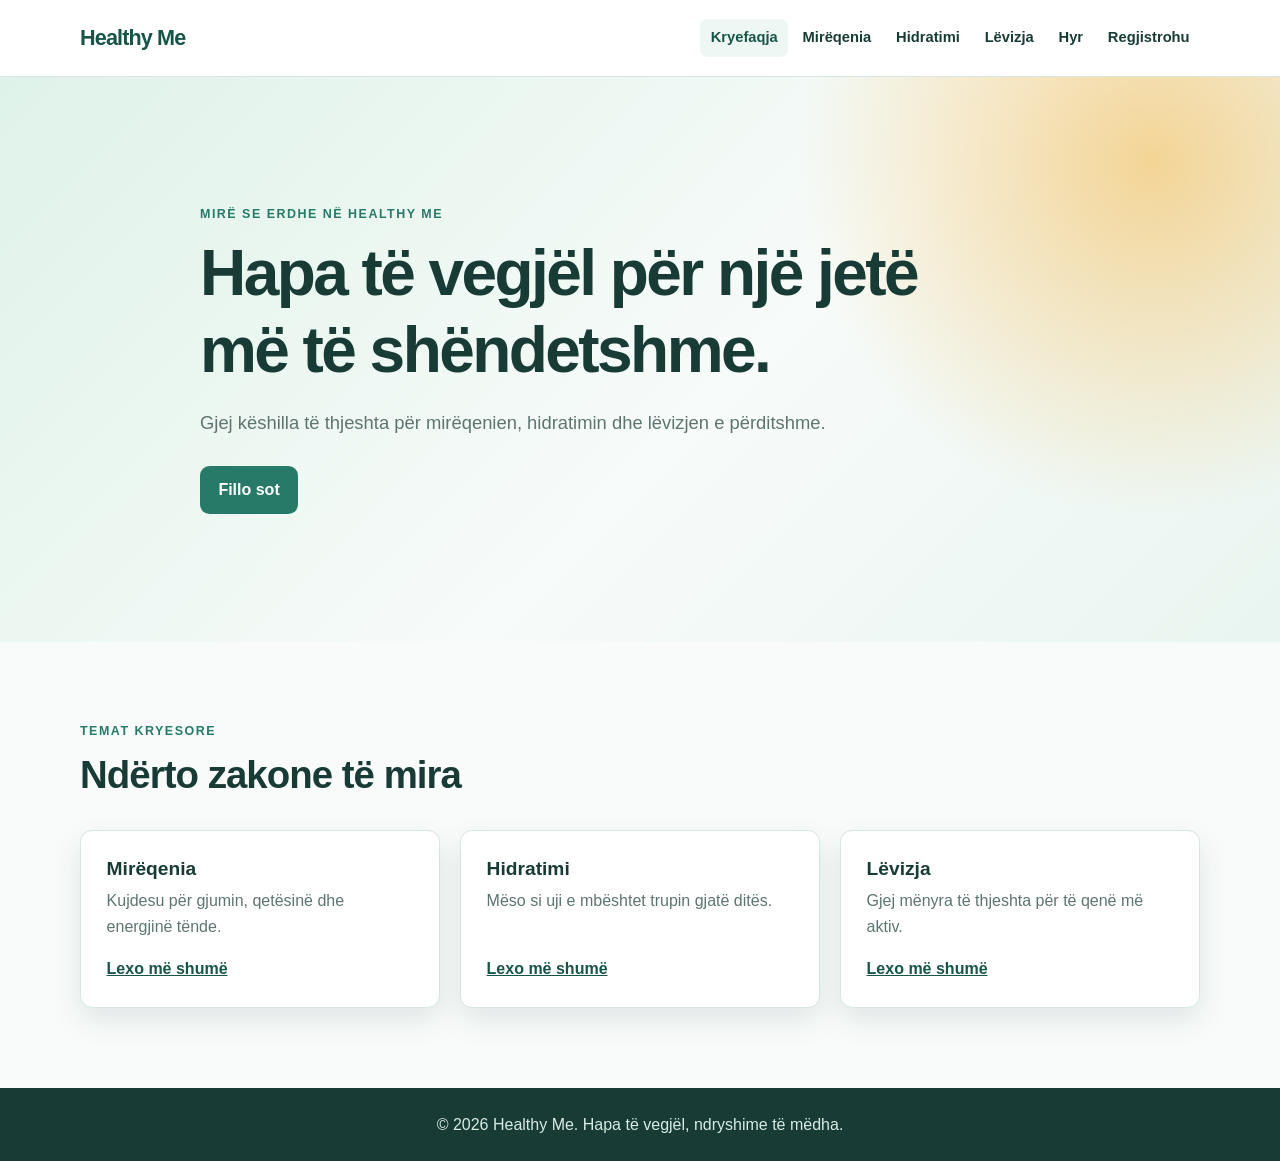
<file: index.html>
<!DOCTYPE html>
<html lang="sq">
  <head>
    <meta charset="UTF-8" />
    <meta name="viewport" content="width=device-width, initial-scale=1.0" />
    <meta
      name="description"
      content="Healthy Me - këshilla të thjeshta për një jetë më të shëndetshme."
    />
    <title>Healthy Me | Faqja Kryesore</title>
    <link rel="stylesheet" href="assets/css/base.css" />
    <link rel="stylesheet" href="assets/css/layout.css" />
    <link rel="stylesheet" href="assets/css/components.css" />
    <link rel="stylesheet" href="assets/css/home.css" />
  </head>
  <body>
    <header class="site-header">
      <nav class="site-navigation" aria-label="Navigimi kryesor">
        <a class="brand" href="index.html" aria-label="Healthy Me, faqja kryesore">
          Healthy Me
        </a>
        <button class="menu-toggle" type="button" aria-expanded="false" aria-controls="main-menu">
          Menu
        </button>
        <ul class="navigation-list" id="main-menu">
          <li><a class="active" href="index.html" aria-current="page">Kryefaqja</a></li>
          <li><a href="pages/wellbeing.html">Mirëqenia</a></li>
          <li><a href="pages/hydration.html">Hidratimi</a></li>
          <li><a href="pages/movement.html">Lëvizja</a></li>
          <li><a href="pages/login.html">Hyr</a></li>
          <li><a href="pages/register.html">Regjistrohu</a></li>
        </ul>
      </nav>
    </header>

    <main>
      <section class="hero" aria-labelledby="hero-title">
        <div class="hero-content">
          <p class="eyebrow">Mirë se erdhe në Healthy Me</p>
          <h1 id="hero-title">Hapa të vegjël për një jetë më të shëndetshme.</h1>
          <p>
            Gjej këshilla të thjeshta për mirëqenien, hidratimin dhe lëvizjen e përditshme.
          </p>
          <a class="button" href="pages/register.html">Fillo sot</a>
        </div>
      </section>

      <section class="featured-topics" aria-labelledby="topics-title">
        <div class="section-heading">
          <p class="eyebrow">Temat kryesore</p>
          <h2 id="topics-title">Ndërto zakone të mira</h2>
        </div>
        <div class="topic-list">
          <article class="topic-card">
            <h3>Mirëqenia</h3>
            <p>Kujdesu për gjumin, qetësinë dhe energjinë tënde.</p>
            <a href="pages/wellbeing.html">Lexo më shumë</a>
          </article>
          <article class="topic-card">
            <h3>Hidratimi</h3>
            <p>Mëso si uji e mbështet trupin gjatë ditës.</p>
            <a href="pages/hydration.html">Lexo më shumë</a>
          </article>
          <article class="topic-card">
            <h3>Lëvizja</h3>
            <p>Gjej mënyra të thjeshta për të qenë më aktiv.</p>
            <a href="pages/movement.html">Lexo më shumë</a>
          </article>
        </div>
      </section>
    </main>

    <footer class="site-footer">
      <p>&copy; 2026 Healthy Me. Hapa të vegjël, ndryshime të mëdha.</p>
    </footer>

    <script src="assets/js/navigation.js"></script>
  </body>
</html>
</file>
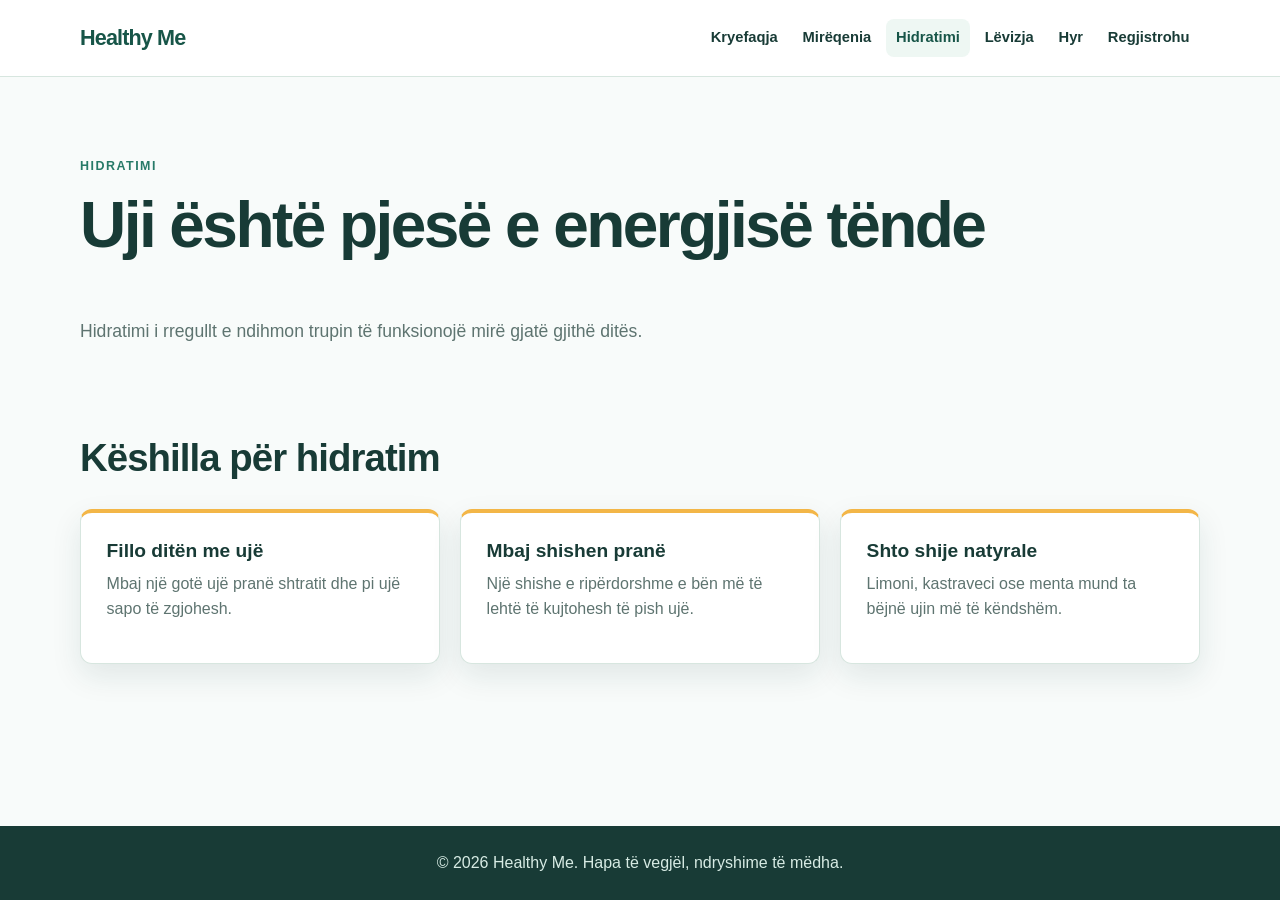
<file: pages/hydration.html>
<!DOCTYPE html>
<html lang="sq">
  <head>
    <meta charset="UTF-8" />
    <meta name="viewport" content="width=device-width, initial-scale=1.0" />
    <meta name="description" content="Këshilla për hidratimin e përditshëm nga Healthy Me." />
    <title>Healthy Me | Hidratimi</title>
    <link rel="stylesheet" href="../assets/css/base.css" />
    <link rel="stylesheet" href="../assets/css/layout.css" />
    <link rel="stylesheet" href="../assets/css/components.css" />
    <link rel="stylesheet" href="../assets/css/content.css" />
  </head>
  <body>
    <header class="site-header">
      <nav class="site-navigation" aria-label="Navigimi kryesor">
        <a class="brand" href="../index.html" aria-label="Healthy Me, faqja kryesore">Healthy Me</a>
        <button class="menu-toggle" type="button" aria-expanded="false" aria-controls="main-menu">Menu</button>
        <ul class="navigation-list" id="main-menu">
          <li><a href="../index.html">Kryefaqja</a></li>
          <li><a href="wellbeing.html">Mirëqenia</a></li>
          <li><a class="active" href="hydration.html" aria-current="page">Hidratimi</a></li>
          <li><a href="movement.html">Lëvizja</a></li>
          <li><a href="login.html">Hyr</a></li>
          <li><a href="register.html">Regjistrohu</a></li>
        </ul>
      </nav>
    </header>

    <main>
      <section class="page-intro" aria-labelledby="page-title">
        <p class="eyebrow">Hidratimi</p>
        <h1 id="page-title">Uji është pjesë e energjisë tënde</h1>
        <p>Hidratimi i rregullt e ndihmon trupin të funksionojë mirë gjatë gjithë ditës.</p>
      </section>

      <section class="content-section" aria-labelledby="hydration-tips-title">
        <h2 id="hydration-tips-title">Këshilla për hidratim</h2>
        <div class="content-list">
          <article>
            <h3>Fillo ditën me ujë</h3>
            <p>Mbaj një gotë ujë pranë shtratit dhe pi ujë sapo të zgjohesh.</p>
          </article>
          <article>
            <h3>Mbaj shishen pranë</h3>
            <p>Një shishe e ripërdorshme e bën më të lehtë të kujtohesh të pish ujë.</p>
          </article>
          <article>
            <h3>Shto shije natyrale</h3>
            <p>Limoni, kastraveci ose menta mund ta bëjnë ujin më të këndshëm.</p>
          </article>
        </div>
      </section>
    </main>

    <footer class="site-footer"><p>&copy; 2026 Healthy Me. Hapa të vegjël, ndryshime të mëdha.</p></footer>
    <script src="../assets/js/navigation.js"></script>
  </body>
</html>
</file>
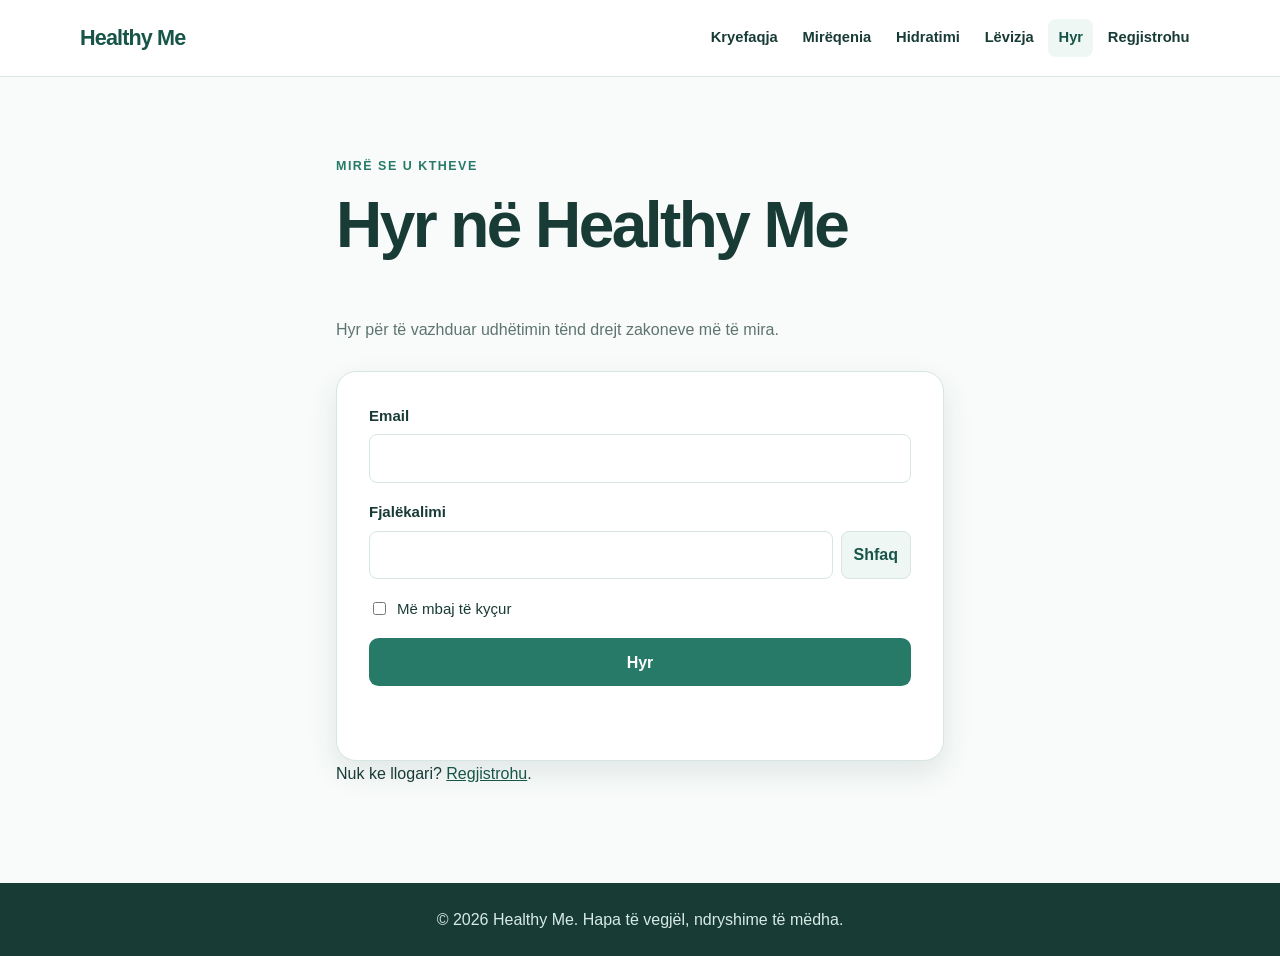
<file: pages/login.html>
<!DOCTYPE html>
<html lang="sq">
  <head>
    <meta charset="UTF-8" />
    <meta name="viewport" content="width=device-width, initial-scale=1.0" />
    <meta name="description" content="Hyr në Healthy Me." />
    <title>Healthy Me | Hyr</title>
    <link rel="stylesheet" href="../assets/css/base.css" />
    <link rel="stylesheet" href="../assets/css/layout.css" />
    <link rel="stylesheet" href="../assets/css/components.css" />
    <link rel="stylesheet" href="../assets/css/forms.css" />
  </head>
  <body>
    <header class="site-header">
      <nav class="site-navigation" aria-label="Navigimi kryesor">
        <a class="brand" href="../index.html" aria-label="Healthy Me, faqja kryesore">Healthy Me</a>
        <button class="menu-toggle" type="button" aria-expanded="false" aria-controls="main-menu">Menu</button>
        <ul class="navigation-list" id="main-menu">
          <li><a href="../index.html">Kryefaqja</a></li>
          <li><a href="wellbeing.html">Mirëqenia</a></li>
          <li><a href="hydration.html">Hidratimi</a></li>
          <li><a href="movement.html">Lëvizja</a></li>
          <li><a class="active" href="login.html" aria-current="page">Hyr</a></li>
          <li><a href="register.html">Regjistrohu</a></li>
        </ul>
      </nav>
    </header>

    <main>
      <section class="form-section" aria-labelledby="login-title">
        <div class="form-intro">
          <p class="eyebrow">Mirë se u ktheve</p>
          <h1 id="login-title">Hyr në Healthy Me</h1>
          <p>Hyr për të vazhduar udhëtimin tënd drejt zakoneve më të mira.</p>
        </div>
        <form class="account-form" id="login-form" novalidate>
          <div class="form-field">
            <label for="login-email">Email</label>
            <input id="login-email" name="email" type="email" autocomplete="email" required />
          </div>
          <div class="form-field">
            <label for="login-password">Fjalëkalimi</label>
            <div class="password-field">
              <input id="login-password" name="password" type="password" autocomplete="current-password" required />
              <button class="password-toggle" type="button" data-password-toggle="login-password">Shfaq</button>
            </div>
          </div>
          <label class="checkbox-field">
            <input name="remember" type="checkbox" />
            Më mbaj të kyçur
          </label>
          <button class="button" type="submit">Hyr</button>
          <p class="form-message" aria-live="polite"></p>
        </form>
        <p>Nuk ke llogari? <a href="register.html">Regjistrohu</a>.</p>
      </section>
    </main>

    <footer class="site-footer"><p>&copy; 2026 Healthy Me. Hapa të vegjël, ndryshime të mëdha.</p></footer>
    <script src="../assets/js/navigation.js"></script>
    <script src="../assets/js/forms.js"></script>
  </body>
</html>
</file>
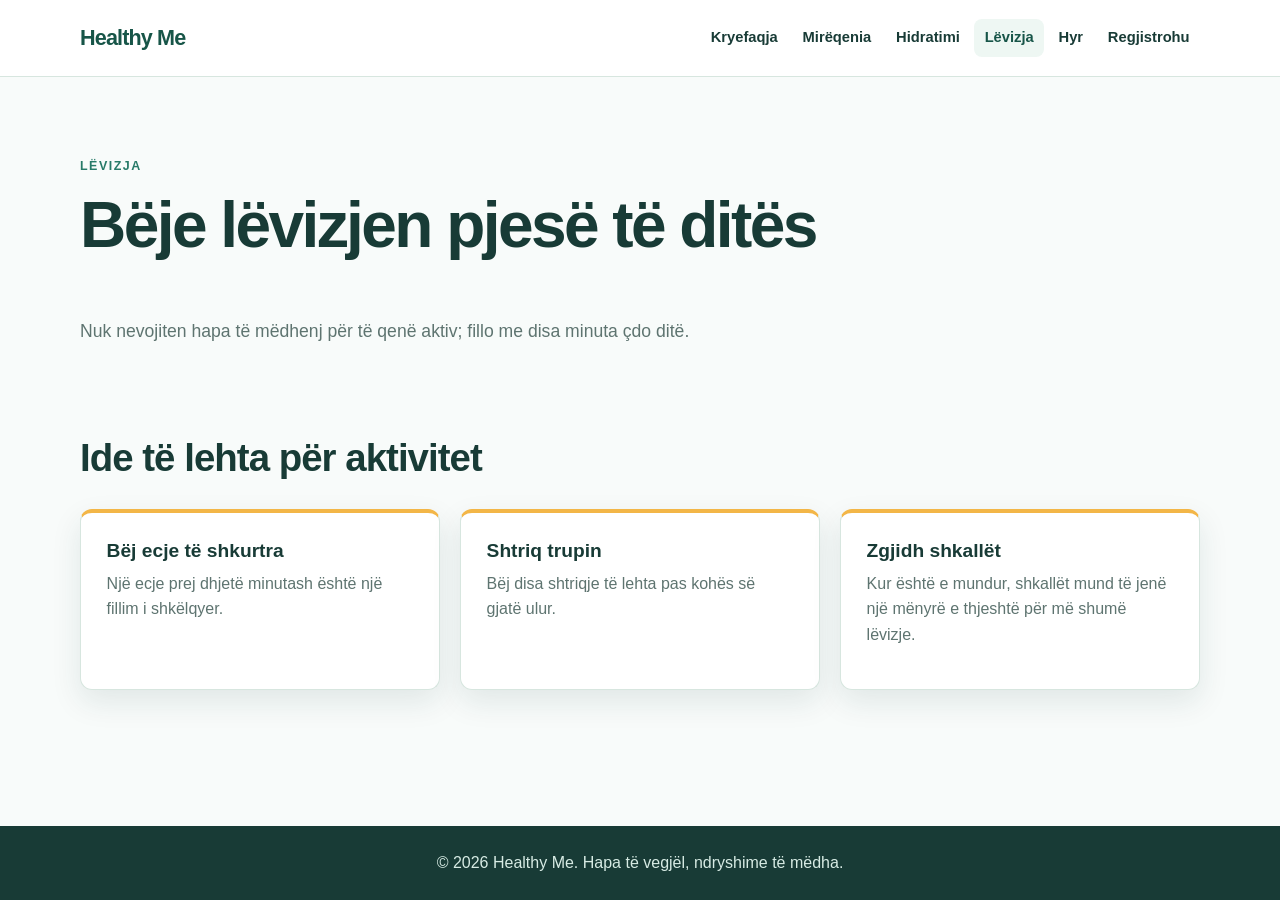
<file: pages/movement.html>
<!DOCTYPE html>
<html lang="sq">
  <head>
    <meta charset="UTF-8" />
    <meta name="viewport" content="width=device-width, initial-scale=1.0" />
    <meta name="description" content="Këshilla për lëvizje të përditshme nga Healthy Me." />
    <title>Healthy Me | Lëvizja</title>
    <link rel="stylesheet" href="../assets/css/base.css" />
    <link rel="stylesheet" href="../assets/css/layout.css" />
    <link rel="stylesheet" href="../assets/css/components.css" />
    <link rel="stylesheet" href="../assets/css/content.css" />
  </head>
  <body>
    <header class="site-header">
      <nav class="site-navigation" aria-label="Navigimi kryesor">
        <a class="brand" href="../index.html" aria-label="Healthy Me, faqja kryesore">Healthy Me</a>
        <button class="menu-toggle" type="button" aria-expanded="false" aria-controls="main-menu">Menu</button>
        <ul class="navigation-list" id="main-menu">
          <li><a href="../index.html">Kryefaqja</a></li>
          <li><a href="wellbeing.html">Mirëqenia</a></li>
          <li><a href="hydration.html">Hidratimi</a></li>
          <li><a class="active" href="movement.html" aria-current="page">Lëvizja</a></li>
          <li><a href="login.html">Hyr</a></li>
          <li><a href="register.html">Regjistrohu</a></li>
        </ul>
      </nav>
    </header>

    <main>
      <section class="page-intro" aria-labelledby="page-title">
        <p class="eyebrow">Lëvizja</p>
        <h1 id="page-title">Bëje lëvizjen pjesë të ditës</h1>
        <p>Nuk nevojiten hapa të mëdhenj për të qenë aktiv; fillo me disa minuta çdo ditë.</p>
      </section>

      <section class="content-section" aria-labelledby="movement-tips-title">
        <h2 id="movement-tips-title">Ide të lehta për aktivitet</h2>
        <div class="content-list">
          <article>
            <h3>Bëj ecje të shkurtra</h3>
            <p>Një ecje prej dhjetë minutash është një fillim i shkëlqyer.</p>
          </article>
          <article>
            <h3>Shtriq trupin</h3>
            <p>Bëj disa shtriqje të lehta pas kohës së gjatë ulur.</p>
          </article>
          <article>
            <h3>Zgjidh shkallët</h3>
            <p>Kur është e mundur, shkallët mund të jenë një mënyrë e thjeshtë për më shumë lëvizje.</p>
          </article>
        </div>
      </section>
    </main>

    <footer class="site-footer"><p>&copy; 2026 Healthy Me. Hapa të vegjël, ndryshime të mëdha.</p></footer>
    <script src="../assets/js/navigation.js"></script>
  </body>
</html>
</file>
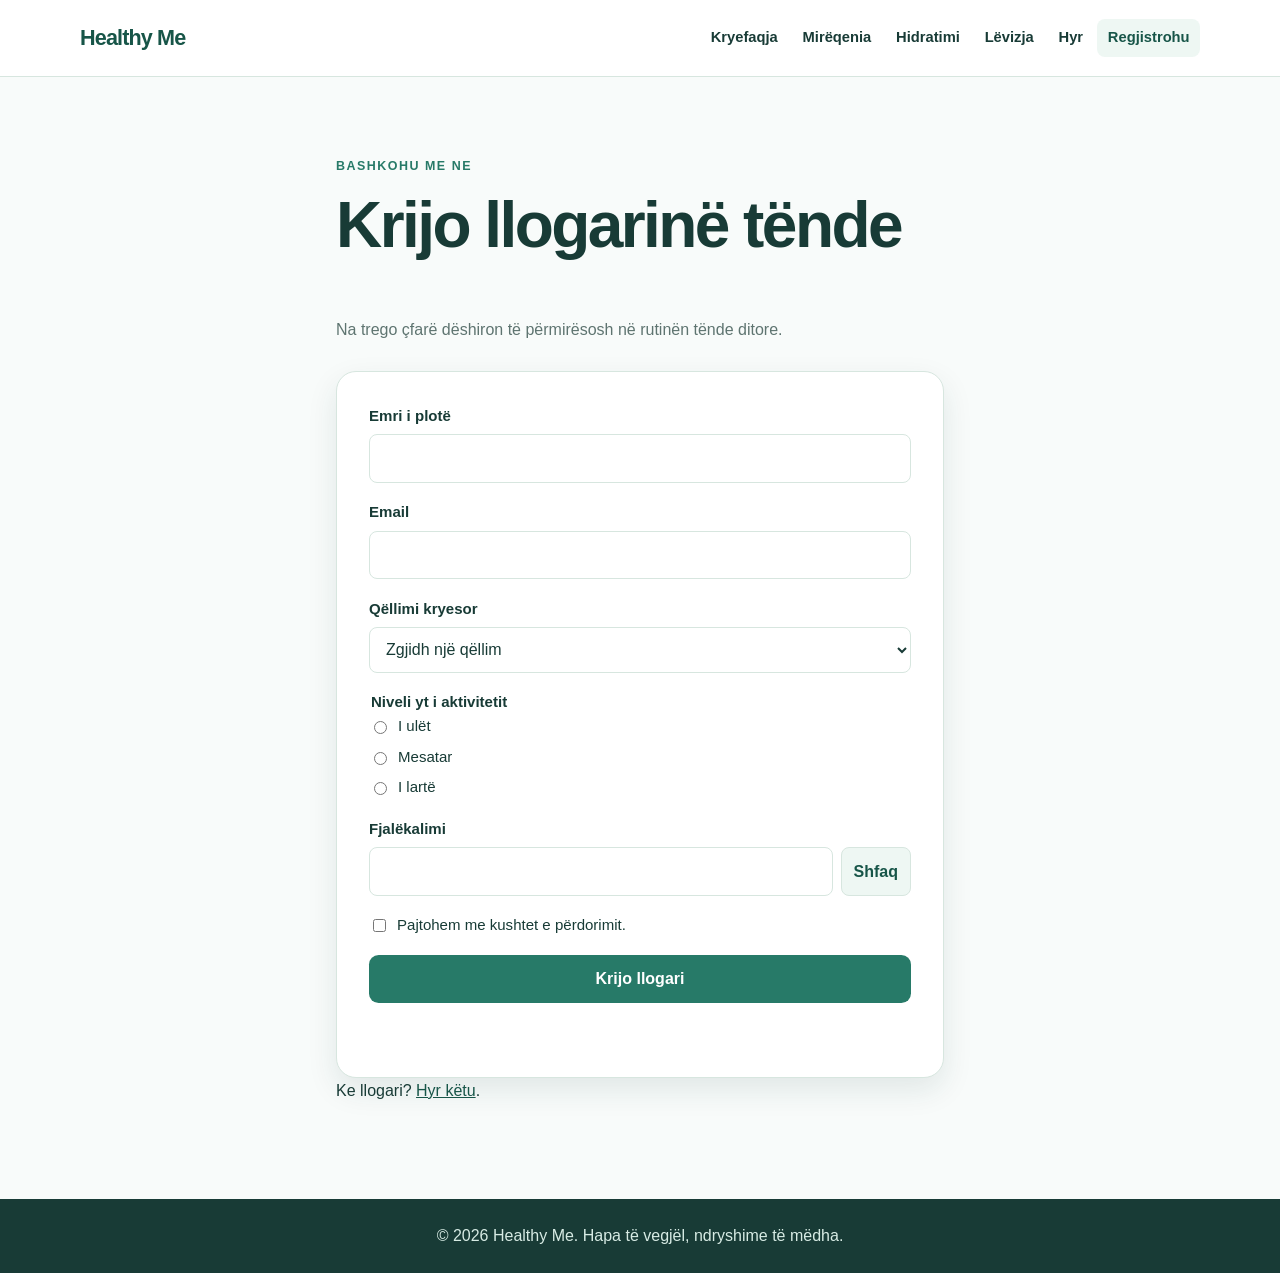
<file: pages/register.html>
<!DOCTYPE html>
<html lang="sq">
  <head>
    <meta charset="UTF-8" />
    <meta name="viewport" content="width=device-width, initial-scale=1.0" />
    <meta name="description" content="Krijo llogari në Healthy Me." />
    <title>Healthy Me | Regjistrohu</title>
    <link rel="stylesheet" href="../assets/css/base.css" />
    <link rel="stylesheet" href="../assets/css/layout.css" />
    <link rel="stylesheet" href="../assets/css/components.css" />
    <link rel="stylesheet" href="../assets/css/forms.css" />
  </head>
  <body>
    <header class="site-header">
      <nav class="site-navigation" aria-label="Navigimi kryesor">
        <a class="brand" href="../index.html" aria-label="Healthy Me, faqja kryesore">Healthy Me</a>
        <button class="menu-toggle" type="button" aria-expanded="false" aria-controls="main-menu">Menu</button>
        <ul class="navigation-list" id="main-menu">
          <li><a href="../index.html">Kryefaqja</a></li>
          <li><a href="wellbeing.html">Mirëqenia</a></li>
          <li><a href="hydration.html">Hidratimi</a></li>
          <li><a href="movement.html">Lëvizja</a></li>
          <li><a href="login.html">Hyr</a></li>
          <li><a class="active" href="register.html" aria-current="page">Regjistrohu</a></li>
        </ul>
      </nav>
    </header>

    <main>
      <section class="form-section" aria-labelledby="register-title">
        <div class="form-intro">
          <p class="eyebrow">Bashkohu me ne</p>
          <h1 id="register-title">Krijo llogarinë tënde</h1>
          <p>Na trego çfarë dëshiron të përmirësosh në rutinën tënde ditore.</p>
        </div>
        <form class="account-form" id="register-form" novalidate>
          <div class="form-field">
            <label for="full-name">Emri i plotë</label>
            <input id="full-name" name="fullName" type="text" autocomplete="name" required />
          </div>
          <div class="form-field">
            <label for="register-email">Email</label>
            <input id="register-email" name="email" type="email" autocomplete="email" required />
          </div>
          <div class="form-field">
            <label for="health-goal">Qëllimi kryesor</label>
            <select id="health-goal" name="healthGoal" required>
              <option value="">Zgjidh një qëllim</option>
              <option value="wellbeing">Mirëqenia</option>
              <option value="hydration">Hidratimi</option>
              <option value="movement">Lëvizja</option>
            </select>
          </div>
          <fieldset class="form-field">
            <legend>Niveli yt i aktivitetit</legend>
            <label><input name="activityLevel" type="radio" value="low" required /> I ulët</label>
            <label><input name="activityLevel" type="radio" value="moderate" /> Mesatar</label>
            <label><input name="activityLevel" type="radio" value="high" /> I lartë</label>
          </fieldset>
          <div class="form-field">
            <label for="register-password">Fjalëkalimi</label>
            <div class="password-field">
              <input id="register-password" name="password" type="password" autocomplete="new-password" minlength="6" required />
              <button class="password-toggle" type="button" data-password-toggle="register-password">Shfaq</button>
            </div>
          </div>
          <label class="checkbox-field">
            <input name="terms" type="checkbox" required />
            Pajtohem me kushtet e përdorimit.
          </label>
          <button class="button" type="submit">Krijo llogari</button>
          <p class="form-message" aria-live="polite"></p>
        </form>
        <p>Ke llogari? <a href="login.html">Hyr këtu</a>.</p>
      </section>
    </main>

    <footer class="site-footer"><p>&copy; 2026 Healthy Me. Hapa të vegjël, ndryshime të mëdha.</p></footer>
    <script src="../assets/js/navigation.js"></script>
    <script src="../assets/js/forms.js"></script>
  </body>
</html>
</file>
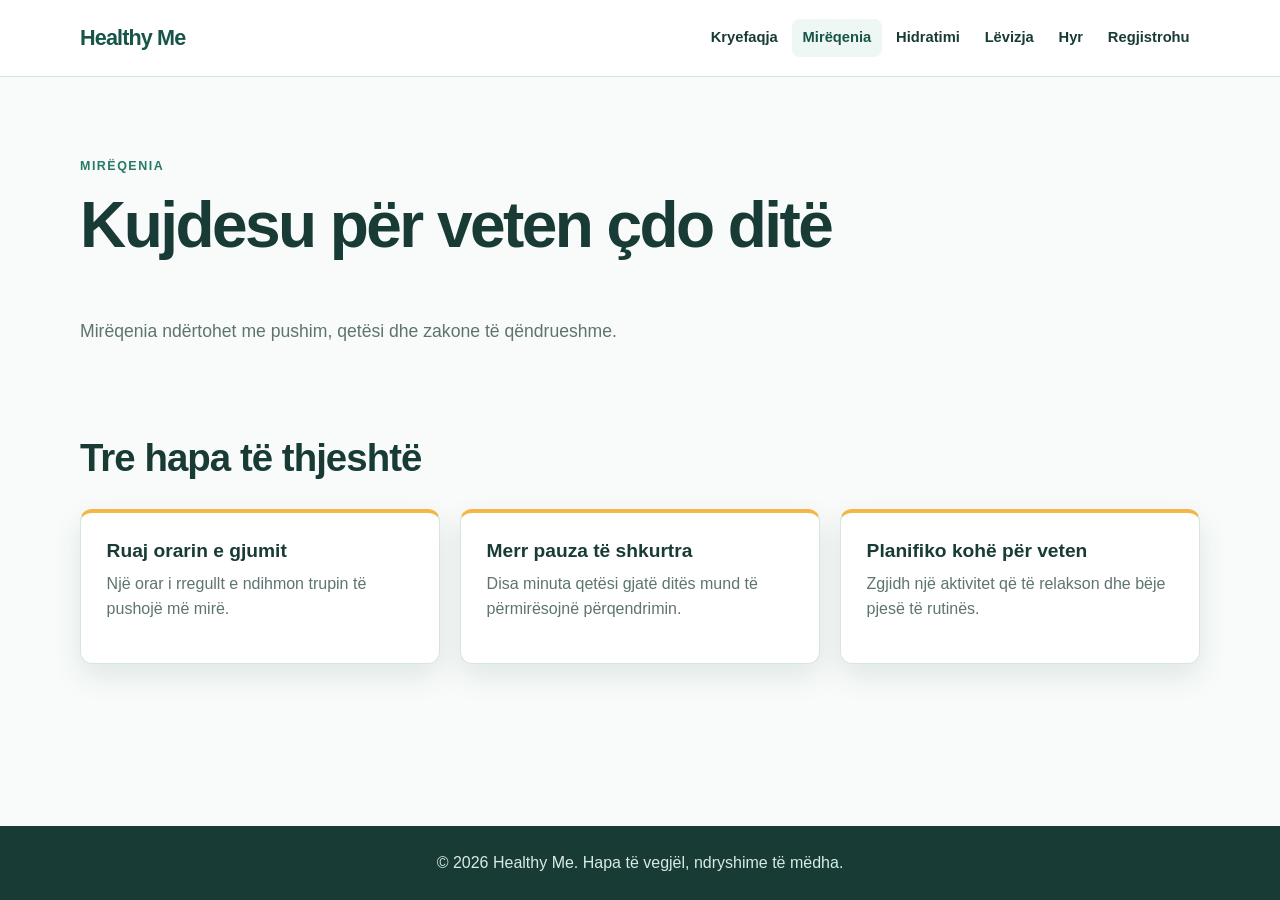
<file: pages/wellbeing.html>
<!DOCTYPE html>
<html lang="sq">
  <head>
    <meta charset="UTF-8" />
    <meta name="viewport" content="width=device-width, initial-scale=1.0" />
    <meta name="description" content="Këshilla për mirëqenien e përditshme nga Healthy Me." />
    <title>Healthy Me | Mirëqenia</title>
    <link rel="stylesheet" href="../assets/css/base.css" />
    <link rel="stylesheet" href="../assets/css/layout.css" />
    <link rel="stylesheet" href="../assets/css/components.css" />
    <link rel="stylesheet" href="../assets/css/content.css" />
  </head>
  <body>
    <header class="site-header">
      <nav class="site-navigation" aria-label="Navigimi kryesor">
        <a class="brand" href="../index.html" aria-label="Healthy Me, faqja kryesore">Healthy Me</a>
        <button class="menu-toggle" type="button" aria-expanded="false" aria-controls="main-menu">Menu</button>
        <ul class="navigation-list" id="main-menu">
          <li><a href="../index.html">Kryefaqja</a></li>
          <li><a class="active" href="wellbeing.html" aria-current="page">Mirëqenia</a></li>
          <li><a href="hydration.html">Hidratimi</a></li>
          <li><a href="movement.html">Lëvizja</a></li>
          <li><a href="login.html">Hyr</a></li>
          <li><a href="register.html">Regjistrohu</a></li>
        </ul>
      </nav>
    </header>

    <main>
      <section class="page-intro" aria-labelledby="page-title">
        <p class="eyebrow">Mirëqenia</p>
        <h1 id="page-title">Kujdesu për veten çdo ditë</h1>
        <p>Mirëqenia ndërtohet me pushim, qetësi dhe zakone të qëndrueshme.</p>
      </section>

      <section class="content-section" aria-labelledby="wellbeing-tips-title">
        <h2 id="wellbeing-tips-title">Tre hapa të thjeshtë</h2>
        <div class="content-list">
          <article>
            <h3>Ruaj orarin e gjumit</h3>
            <p>Një orar i rregullt e ndihmon trupin të pushojë më mirë.</p>
          </article>
          <article>
            <h3>Merr pauza të shkurtra</h3>
            <p>Disa minuta qetësi gjatë ditës mund të përmirësojnë përqendrimin.</p>
          </article>
          <article>
            <h3>Planifiko kohë për veten</h3>
            <p>Zgjidh një aktivitet që të relakson dhe bëje pjesë të rutinës.</p>
          </article>
        </div>
      </section>
    </main>

    <footer class="site-footer"><p>&copy; 2026 Healthy Me. Hapa të vegjël, ndryshime të mëdha.</p></footer>
    <script src="../assets/js/navigation.js"></script>
  </body>
</html>
</file>
<file: assets/css/base.css>
:root {
  --color-ink: #183b36;
  --color-muted: #5e7470;
  --color-primary: #277a68;
  --color-primary-dark: #175548;
  --color-accent: #f3b647;
  --color-surface: #ffffff;
  --color-soft: #eef7f3;
  --color-border: #d7e6df;
  --color-page: #f8fbfa;
  --shadow-soft: 0 12px 30px rgba(24, 59, 54, 0.1);
  --radius-large: 1.25rem;
  --radius-medium: 0.75rem;
  --content-width: 70rem;
}

* {
  box-sizing: border-box;
}

html {
  scroll-behavior: smooth;
}

body {
  margin: 0;
  background: var(--color-page);
  color: var(--color-ink);
  font-family: Arial, Helvetica, sans-serif;
  font-size: 1rem;
  line-height: 1.6;
}

h1,
h2,
h3,
p {
  margin-top: 0;
}

h1,
h2,
h3 {
  color: var(--color-ink);
  line-height: 1.2;
}

h1 {
  font-size: clamp(2.2rem, 5vw, 4.5rem);
  letter-spacing: -0.04em;
}

h2 {
  font-size: clamp(1.7rem, 3vw, 2.6rem);
  letter-spacing: -0.025em;
}

h3 {
  font-size: 1.2rem;
}

a {
  color: var(--color-primary-dark);
}

a:hover {
  color: var(--color-primary);
}

button,
input,
select {
  font: inherit;
}
</file>
<file: assets/css/layout.css>
body {
  min-height: 100vh;
  display: flex;
  flex-direction: column;
}

.site-header {
  background: var(--color-surface);
  border-bottom: 1px solid var(--color-border);
}

.site-navigation,
main > section,
.site-footer > p {
  width: min(100% - 2rem, var(--content-width));
  margin-inline: auto;
}

.site-navigation {
  min-height: 4.75rem;
  display: flex;
  align-items: center;
  justify-content: space-between;
  gap: 1.5rem;
}

.navigation-list {
  display: flex;
  align-items: center;
  gap: 0.25rem;
  margin: 0;
  padding: 0;
  list-style: none;
}

main {
  flex: 1;
}

.featured-topics,
.content-section,
.form-section {
  padding-block: 5rem;
}

.page-intro {
  padding-block: 5rem 2.5rem;
}

.page-intro > p:not(.eyebrow) {
  max-width: 42rem;
  color: var(--color-muted);
  font-size: 1.1rem;
}

.site-footer {
  padding-block: 1.5rem;
  background: var(--color-ink);
  color: #d7ebe4;
  text-align: center;
}

.site-footer p {
  margin-bottom: 0;
}

@media (max-width: 52rem) {
  .site-navigation {
    min-height: auto;
    flex-direction: column;
    align-items: flex-start;
    padding-block: 1rem;
    gap: 0.75rem;
  }

  .navigation-list {
    flex-wrap: wrap;
    gap: 0.25rem 0.4rem;
  }

  .featured-topics,
  .content-section,
  .form-section {
    padding-block: 3.5rem;
  }

  .page-intro {
    padding-block: 3.5rem 1rem;
  }
}
</file>
<file: assets/css/components.css>
.brand {
  color: var(--color-primary-dark);
  font-size: 1.35rem;
  font-weight: 800;
  letter-spacing: -0.04em;
  text-decoration: none;
}

.navigation-list a {
  display: inline-block;
  padding: 0.45rem 0.65rem;
  border-radius: 0.5rem;
  color: var(--color-ink);
  font-size: 0.92rem;
  font-weight: 600;
  text-decoration: none;
}

.navigation-list a:hover,
.navigation-list a.active {
  background: var(--color-soft);
  color: var(--color-primary-dark);
}

.menu-toggle {
  display: none;
}

.eyebrow {
  margin-bottom: 0.65rem;
  color: var(--color-primary);
  font-size: 0.78rem;
  font-weight: 800;
  letter-spacing: 0.12em;
  text-transform: uppercase;
}

.button {
  display: inline-flex;
  align-items: center;
  justify-content: center;
  min-height: 2.9rem;
  padding: 0.7rem 1.15rem;
  border: 0;
  border-radius: 0.6rem;
  background: var(--color-primary);
  color: #ffffff;
  font-weight: 700;
  text-decoration: none;
  cursor: pointer;
  transition: background 160ms ease, transform 160ms ease;
}

.button:hover {
  background: var(--color-primary-dark);
  color: #ffffff;
  transform: translateY(-2px);
}

.section-heading {
  max-width: 38rem;
  margin-bottom: 2rem;
}

.topic-list,
.content-list {
  display: flex;
  gap: 1.25rem;
}

.topic-list > *,
.content-list > * {
  flex: 1;
}

.topic-card,
.content-list article {
  padding: 1.6rem;
  border: 1px solid var(--color-border);
  border-radius: var(--radius-medium);
  background: var(--color-surface);
  box-shadow: var(--shadow-soft);
}

.topic-card h3,
.content-list h3 {
  margin-bottom: 0.55rem;
}

.topic-card p,
.content-list p {
  color: var(--color-muted);
}

.topic-card p {
  min-height: 3.2rem;
}

.topic-card a {
  font-weight: 700;
}

@media (max-width: 44rem) {
  .topic-list,
  .content-list {
    flex-direction: column;
  }

  .topic-card p {
    min-height: 0;
  }
}
</file>
<file: assets/css/home.css>
.hero {
  width: 100%;
  padding-block: clamp(5rem, 10vw, 8.5rem);
  background:
    radial-gradient(circle at 90% 15%, rgba(243, 182, 71, 0.55), transparent 22rem),
    linear-gradient(135deg, #dff2e9, #f7fbf9 56%, #e9f5f0);
}

.hero-content {
  width: min(100% - 2rem, var(--content-width));
  margin-inline: auto;
  max-width: 55rem;
}

.hero h1 {
  max-width: 48rem;
  margin-bottom: 1.2rem;
}

.hero-content > p:not(.eyebrow) {
  max-width: 42rem;
  margin-bottom: 1.75rem;
  color: var(--color-muted);
  font-size: 1.15rem;
}
</file>
<file: assets/css/content.css>
.content-section {
  padding-top: 2rem;
}

.content-section > h2 {
  margin-bottom: 1.75rem;
}

.content-list article {
  border-top: 4px solid var(--color-accent);
}
</file>
<file: assets/css/forms.css>
.form-section {
  width: min(100% - 2rem, 38rem);
  margin-inline: auto;
}

.form-intro {
  margin-bottom: 1.75rem;
}

.form-intro > p:not(.eyebrow) {
  color: var(--color-muted);
}

.account-form {
  display: flex;
  flex-direction: column;
  gap: 1.1rem;
  padding: clamp(1.25rem, 4vw, 2rem);
  border: 1px solid var(--color-border);
  border-radius: var(--radius-large);
  background: var(--color-surface);
  box-shadow: var(--shadow-soft);
}

.form-field {
  display: flex;
  flex-direction: column;
  gap: 0.4rem;
  margin: 0;
  padding: 0;
  border: 0;
}

.form-field label,
.form-field legend,
.checkbox-field {
  color: var(--color-ink);
  font-size: 0.94rem;
  font-weight: 700;
}

.form-field input,
.form-field select {
  width: 100%;
  min-height: 2.85rem;
  padding: 0.65rem 0.75rem;
  border: 1px solid var(--color-border);
  border-radius: 0.5rem;
  background: #ffffff;
  color: var(--color-ink);
}

.form-field input:focus,
.form-field select:focus {
  outline: 3px solid rgba(39, 122, 104, 0.2);
  border-color: var(--color-primary);
}

.form-field fieldset {
  border: 0;
}

fieldset.form-field label,
.checkbox-field {
  display: flex;
  align-items: center;
  gap: 0.5rem;
  font-weight: 500;
}

.password-field {
  display: flex;
  gap: 0.5rem;
}

.password-toggle {
  flex: 0 0 auto;
  padding-inline: 0.75rem;
  border: 1px solid var(--color-border);
  border-radius: 0.5rem;
  background: var(--color-soft);
  color: var(--color-primary-dark);
  font-weight: 700;
  cursor: pointer;
}

.checkbox-field input,
fieldset.form-field input {
  width: auto;
  min-height: auto;
}

.form-message {
  min-height: 1.5rem;
  margin-bottom: 0;
  color: var(--color-primary-dark);
  font-weight: 700;
}
</file>
